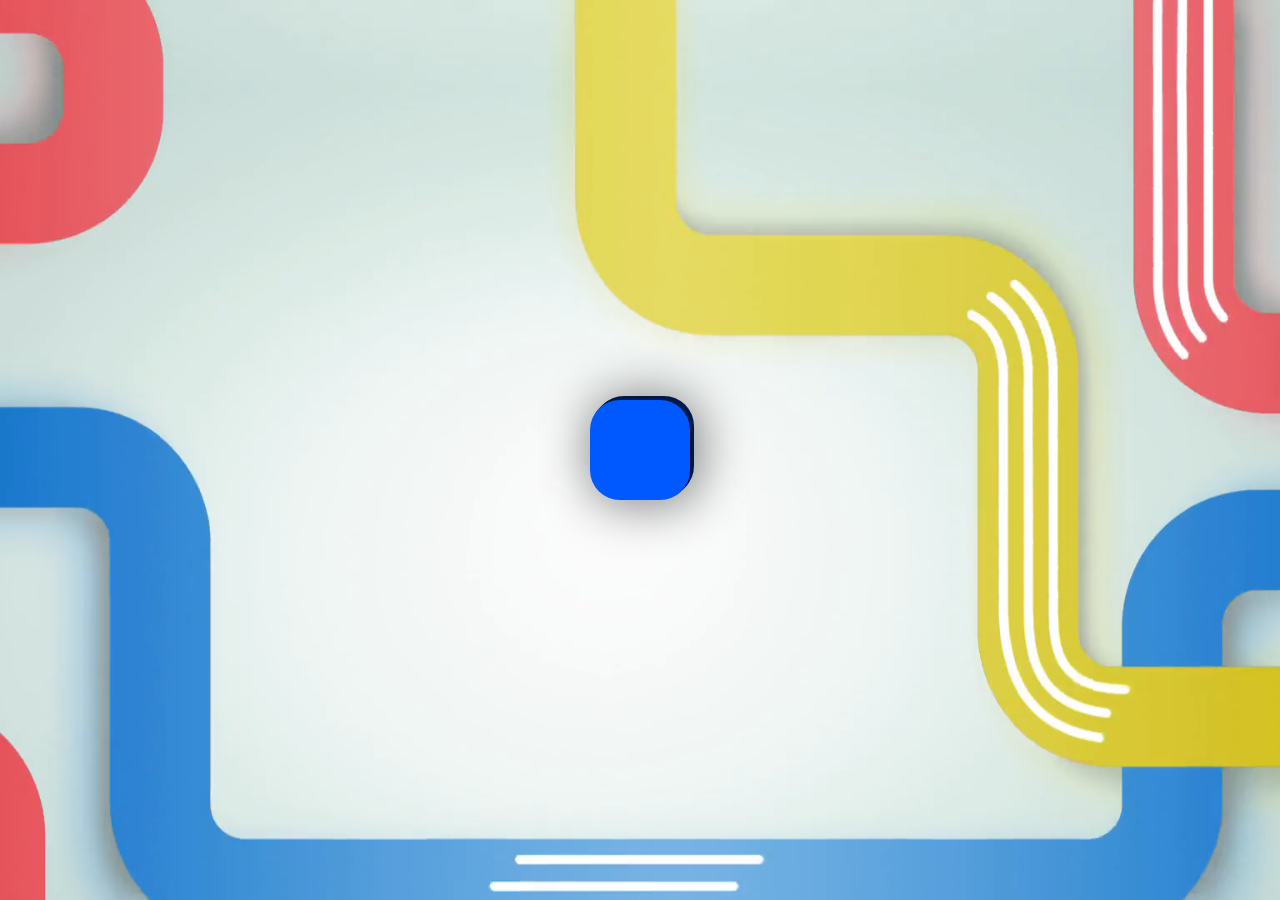
<file: index.html>
<!DOCTYPE HTML>
<html lang="en">

<head>
    <!DOCTYPE html>
    <html lang="en">
    <!-- la vérité j'ai mit 5h pour faire ça prenner moi, svp, j'ai du talent je jure mdr ;) -->

    <head>
        <meta charset="UTF-8">
        <meta http-equiv="X-UA-Compatible" content="IE=edge">
        <meta name="viewport" content="width=device-width, initial-scale=1.0, maximum-scale=1.0, user-scalable=0">
        <link rel="stylesheet" href="./MON_CV.css">
    </head>

<body>
    <video autoplay muted loop id="myVideo">
        <source src="./video/Abstract_animation_pipelines_back_ground.mp4" type="video/mp4">
    </video>
    <button id="app">

    </button>
    <section class="windows" id="all">
      
        <article class="A_">
            <div class="windows_identification">
                <div class="windows_icon"><img class="ico" src="./images/cmd.png" alt="windows_icon"></div>
                <div class="windows_name">
                    <h1 style="font-size: 1vw;">Invite de commandes</h1>
                </div>
            </div>
            <div class='utility_container'>
                <div class="utility" id="minimize"><img src="./images/Minimize.png" alt="minimize"></div>
                <div class="utility" id="maximize"><img src="./images/Maximize.png" alt="maximize"></div>
                <div style="border-radius: 0 10px 0 0;" class="utility" id="close"><img class="close_img"
                        src="./images/Close.png" alt="close"></div>
            </div>
        </article>
        <section class="B">
            <section class="scroll" id='scroll'>
                <article class="console_log" id="console_log">
                    <p type="text" style="color: white; margin-left: 1%;">Microsoft Windows [version 10.0.19044.1586] <br> (c) Microsoft Corporation. Tous droits réservés.<br><br>C:\Users\KillianSDR> Lorem ipsum dolor sit amet consectetur adipisicing elit. Harum ad aperiam suscipit esse libero tempora dolores. Repudiandae quidem atque magnam? Error officiis sint vero commodi cupiditate eveniet quos perspiciatis praesentium! Lorem ipsum dolor sit amet consectetur adipisicing elit. Doloremque porro consequatur eius ratione pariatur nemo, magnam laborum dignissimos quaerat nulla earum voluptas eligendi accusamus quidem soluta odio similique sunt optio? Lorem ipsum dolor sit amet consectetur adipisicing elit. Expedita maiores et praesentium earum illo at qui cumque consequatur possimus enim. Quidem quam quisquam excepturi unde nobis doloremque voluptatem. Architecto, suscipit? Lorem ipsum dolor sit amet consectetur adipisicing elit. Nisi, ipsam cupiditate molestiae, in quos excepturi reiciendis, id ipsum fugiat aut illum. Doloribus fugit iste dolorem, nemo pariatur odit voluptatem tempora.</p>
                </article>
            </section>

            <section class="Scroll_bar">
                <div class="cross_up"><i src="./images/arrow.png" alt="arrow"></div>
                <div class="nav_draggable" id="nav_draggable">
                    <div class="draggable" id="drag"></div>
                </div>
                <div class="cross_down"><i src="./images/arrow.png" alt="arrow"></div>
            </section>
        </section>
    </section>
    <script type="text/javascript" src="./MON_CV.js"></script>
</body>

</html>
</file>
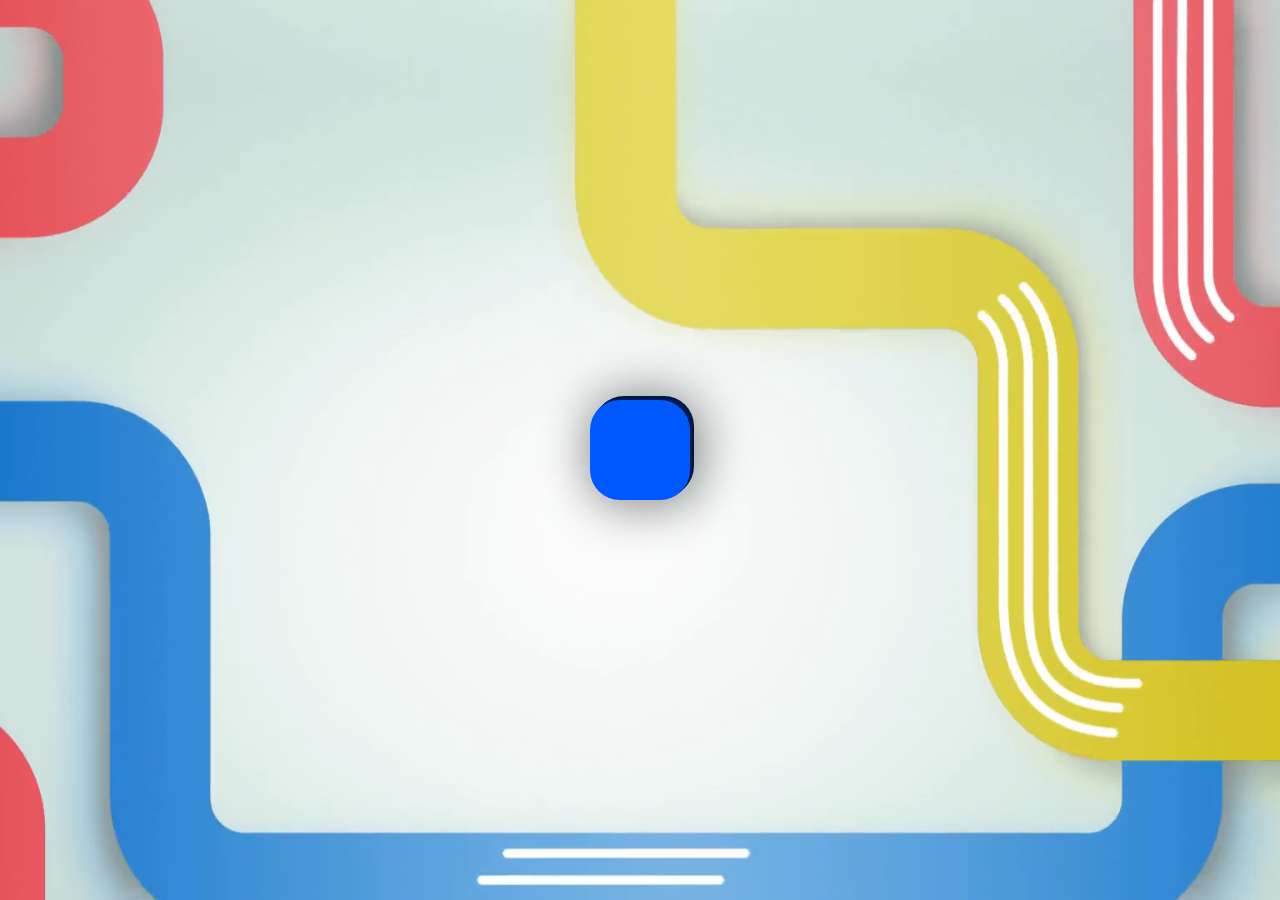
<file: MON_CV.html>
<!DOCTYPE HTML>
<html lang="en">

<head>
    <!DOCTYPE html>
    <html lang="en">
    <!-- la vérité j'ai mit 5h pour faire ça prenner moi, svp, j'ai du talent je jure mdr ;) -->

    <head>
        <meta charset="UTF-8">
        <meta http-equiv="X-UA-Compatible" content="IE=edge">
        <meta name="viewport" content="width=device-width, initial-scale=1.0, maximum-scale=1.0, user-scalable=0">
        <link rel="stylesheet" href="./MON_CV.css">
    </head>

<body>
    <video autoplay muted loop id="myVideo">
        <source src="./video/Abstract_animation_pipelines_back_ground.mp4" type="video/mp4">
    </video>
    <button id="app">

    </button>
    <section class="windows" id="all">
      
        <article class="A_">
            <div class="windows_identification">
                <div class="windows_icon"><img class="ico" src="./images/cmd.png" alt="windows_icon"></div>
                <div class="windows_name">
                    <h1>Invite de commandes</h1>
                </div>
            </div>
            <div class='utility_container'>
                <div class="utility" id="minimize"><img src="./images/Minimize.png" alt="minimize"></div>
                <div class="utility" id="maximize"><img src="./images/Maximize.png" alt="maximize"></div>
                <div style="border-radius: 0 10px 0 0;" class="utility" id="close"><img class="close_img"
                        src="./images/Close.png" alt="close"></div>
            </div>
        </article>
        <section class="B">
            <section class="scroll" id='scroll'>
                <article class="console_log" id="console_log">
                    <p type="text" style="color: white; margin-left: 1%;">Microsoft Windows [version 10.0.19044.1586] <br> (c) Microsoft Corporation. Tous droits réservés.<br><br>C:\Users\KillianSDR> Lorem ipsum dolor sit amet consectetur adipisicing elit. Harum ad aperiam suscipit esse libero tempora dolores. Repudiandae quidem atque magnam? Error officiis sint vero commodi cupiditate eveniet quos perspiciatis praesentium! Lorem ipsum dolor sit amet consectetur adipisicing elit. Doloremque porro consequatur eius ratione pariatur nemo, magnam laborum dignissimos quaerat nulla earum voluptas eligendi accusamus quidem soluta odio similique sunt optio? Lorem ipsum dolor sit amet consectetur adipisicing elit. Expedita maiores et praesentium earum illo at qui cumque consequatur possimus enim. Quidem quam quisquam excepturi unde nobis doloremque voluptatem. Architecto, suscipit? Lorem ipsum dolor sit amet consectetur adipisicing elit. Nisi, ipsam cupiditate molestiae, in quos excepturi reiciendis, id ipsum fugiat aut illum. Doloribus fugit iste dolorem, nemo pariatur odit voluptatem tempora.</p>
                </article>
            </section>

            <section class="Scroll_bar">
                <div class="cross_up"><img src="./images/arrow.png" alt="arrow"></div>
                <div class="nav_draggable" id="nav_draggable">
                    <div class="draggable" id="drag"></div>
                </div>
                <div class="cross_down"><img src="./images/arrow.png" alt="arrow"></div>
            </section>
        </section>
    </section>
    <script type="text/javascript" src="./MON_CV.js"></script>
</body>

</html>
</file>
<file: MON_CV.css>
@font-face {
    font-family: "KGHAPPY";
    src: url(./Font/KGHAPPY.ttf) format('woff2');
}
@font-face {
    font-family: "KGHAPPYSolid";
    src: url(./Font/KGHAPPYSolid.ttf) format('woff2');
}


html, body {
    display: flex;
    width: 100%;
    height: 100%;
    margin: 0;  padding: 0;
    background-color: transparent;
/*   background:url('../image/wallpaper.gif') repeat-y 100% 100% fixed;*/
    align-items: center;
    justify-content: center;
}

h1 {
    color: rgb(255, 170, 170);
    font-family: "KGHAPPYSolid";
    font-size: 1vw;
}
p {
    margin: 1%;
    padding: 0;
    color: rgb(219, 212, 212);
    font-family: KGHAPPY;
    font-size: 20px;
}
video {
    position: fixed;
    z-index: -1;
    width: 100%;
    height: auto;
}
@media (min-aspect-ratio: 16/9) {
    video {
        width:100%;
        height: auto;
    }
}
@media (max-aspect-ratio: 16/9) {
    video { 
        width:auto;
        height: 100%;
    }
}

.windows {
    width: 60%;
    height: 65%;
    display: flex;
    align-items: flex-start;
    flex-direction: column;
    box-shadow:0 0 50px 10px rgba(0, 0, 0, 0.438);
    border: 1px solid rgb(47, 47, 47);
    border-radius: 10px;
    animation: 0.4s open linear;
}
.A_ { 
    border-radius: 10px 10px 0 0;
    display: flex;
    width: 100%;
    height: 6%;
    background-color: #e34f55;
}
::-webkit-scrollbar{
    display: none;
}
.scroll {
    overflow: scroll;
    width: calc(100% - 20px);
    height: 100%;
    border-radius: 0 0 0 10px;
}
.console_log {
    height: 2000%;
    width: calc(100%);
    background-color: #008fd1;
    border-radius: 0 0 0 10px;
}
.B {
    width: 100%;
    display: flex;
    flex-direction: row;
    height: 94%;
    background-color: #008fd1;
    border-radius: 0 0 10px 10px;
}

.Scroll_bar {
    border-radius: 0 0 10px 0;
    width: 20px;
    background-color: #d4c73f;
    display: flex;
    flex-direction: column;
    align-items: center;
}

.cross_up {
    display: flex;
    justify-content: center;
    align-items: center;
    width: 100%;
    height: 20px;
    background-color: #d4c73f;
}
.cross_up img{
    transform: rotate(90deg);
}
.nav_draggable {
    display: flex;
    justify-content: center;
    height: 100%;
    width: 100%;
    background-color: none;
}
.draggable{
    position: relative;
    width: 80%;
    height: 5%;
    border-radius: 2px;
    background-color: #fff;
    max-top: 100%;

}
.draggable:hover{
    background-color: rgb(119, 119, 119);
    transition: all 0.3s;
}
.cross_down {
    display: flex;
    justify-content: center;
    align-items: center;
    width: 100%;
    height: 20px;
    background-color: #d4c73f;
    border-radius: 0 0 10px 0;
}
.cross_down img{
        transform: rotate(-90deg);
}
.utility_container{
    border-radius: 0 10px 0 0;
    display: flex;
    width: 50%;
    height: 100%;
    background-color: #e34f55;
    justify-content: flex-end;
}
.windows_icon{
    width: 40px;
    background-color: none;
    display: flex;
    align-items: center;
    justify-content: center;
}
.windows_name{
    width: auto;
    background-color: none;
    display: flex;
    color: #cfcfcf;
    align-items: center;
}

.windows_identification {
    
    width: 50%;
    background-color: none;
    display: flex;
}
.ico {
    height: auto;
    max-width: 1.5%;
}
img {
    position: absolute;
    width: 15px;

}

.close_img {
    transform: rotate(45deg);
    border-radius: 0 10px 0 0;
    width: 15px;
}
.utility {
    display: flex;
    align-items: center;
    justify-content: center;
    background-color: transparent;
    height: 100%;
    width: 50px;
}

.utility:hover {
    background-color: #00000075;
    transition: all 0.1s;
}

#close:hover {
    background-color: red;
}

#all {
    display: none;
}

#app {
    width: 100px;
    height: 100px;
    background-color: rgb(0, 89, 255);
    border-radius: 30px;
    -webkit-animation: shadow-pop-tr 0.3s cubic-bezier(0.470, 0.000, 0.745, 0.715) both;
            animation: shadow-pop-tr 0.3s cubic-bezier(0.470, 0.000, 0.745, 0.715) both;
    border: none;
    animation: 0.6s open linear;
    box-shadow: 5px 0 50px 5px rgba(0, 0, 0, 0.493), 1px -1px rgb(0, 34, 98), 2px -2px rgb(0, 34, 98), 3px -3px rgb(0, 34, 98), 4px -4px rgb(0, 34, 98);
}

#windows.active {
    animation: 0.6s close linear;
}

@keyframes open {
    0% {
        transform: scale(0);
    }
    50% {
        transform: scale(1.4);
    }
    100% {
        transform: scale(1);
    }
}

@keyframes close {
    0% {
        transform: scale(1);       
    }
    50% {
        transform: scale(1.4);
    }
    100% {
        transform: scale(0);
    }
}

@media screen and (max-width: 600px) {
    p {
      font-size: 10px;
    }
    h1 {
        font-size: 20px;
    }
    .ico {
        width: 30px;
    }
}
</file>
